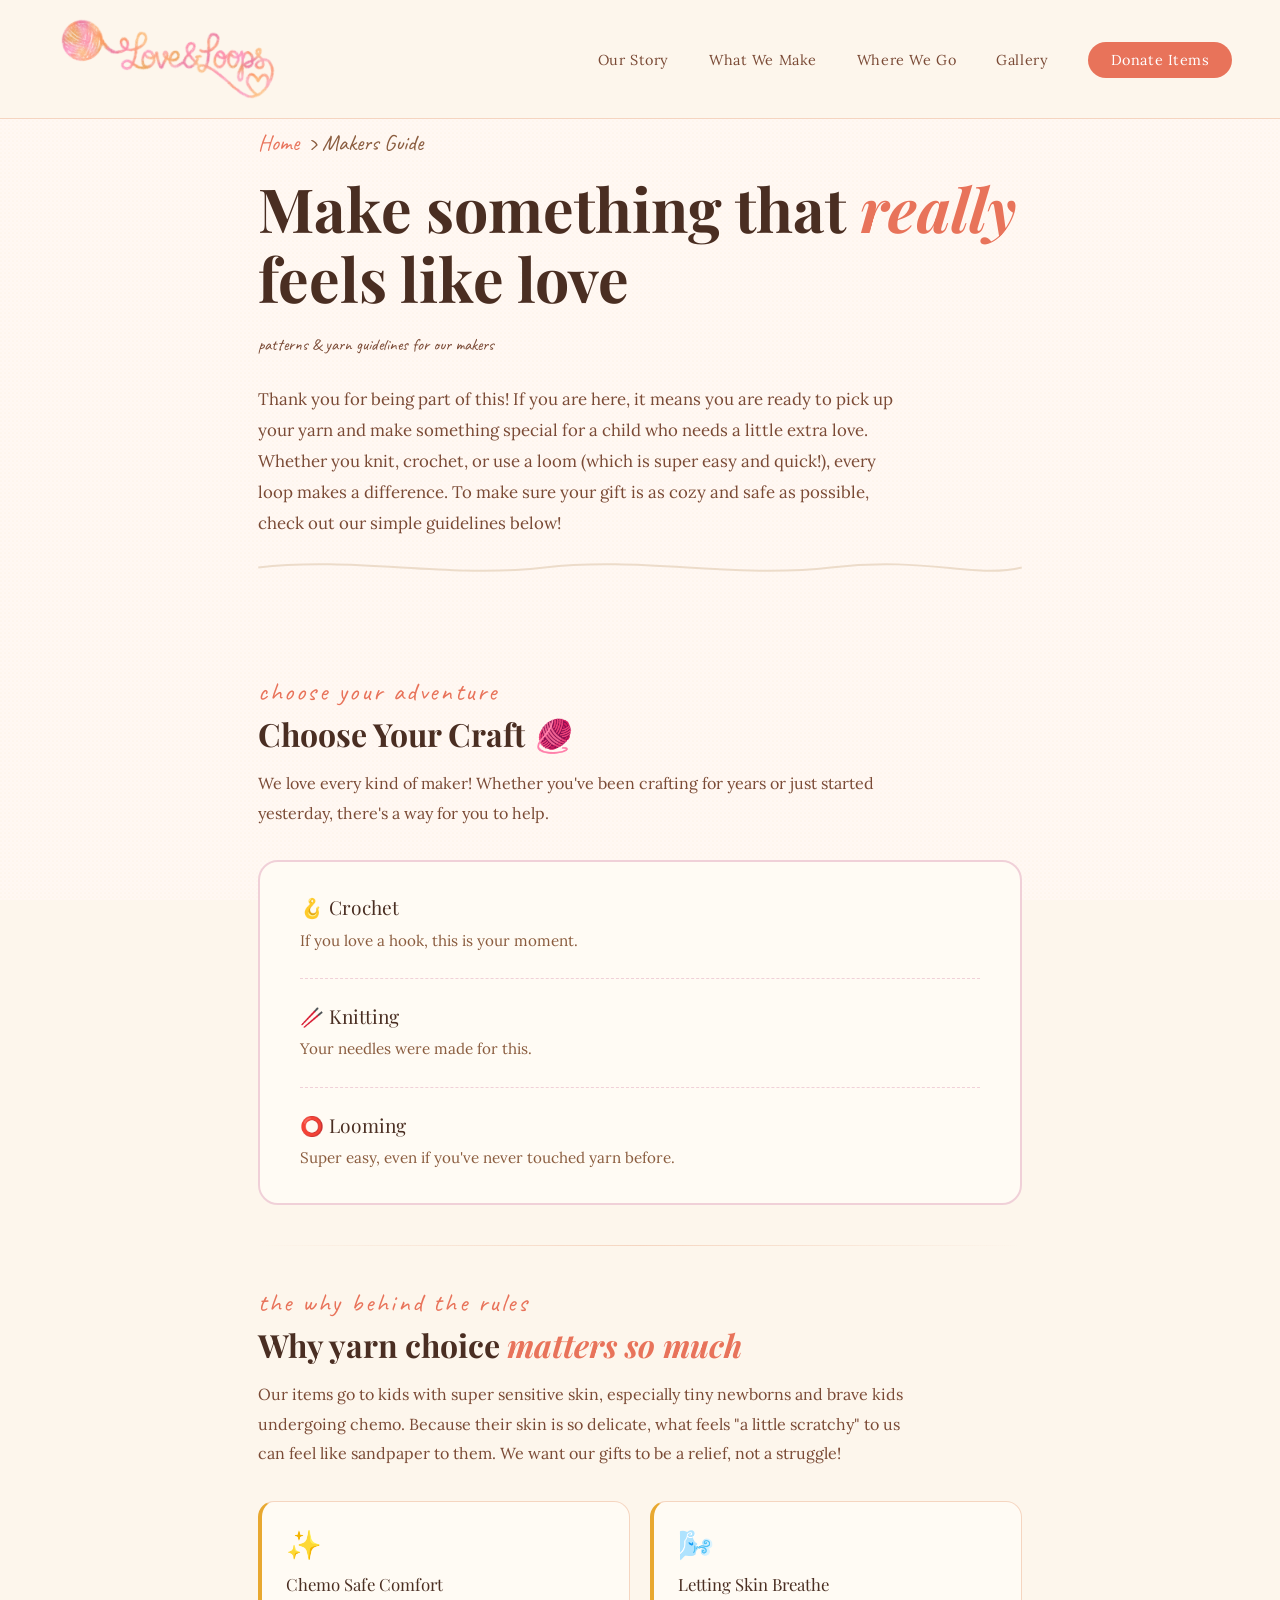
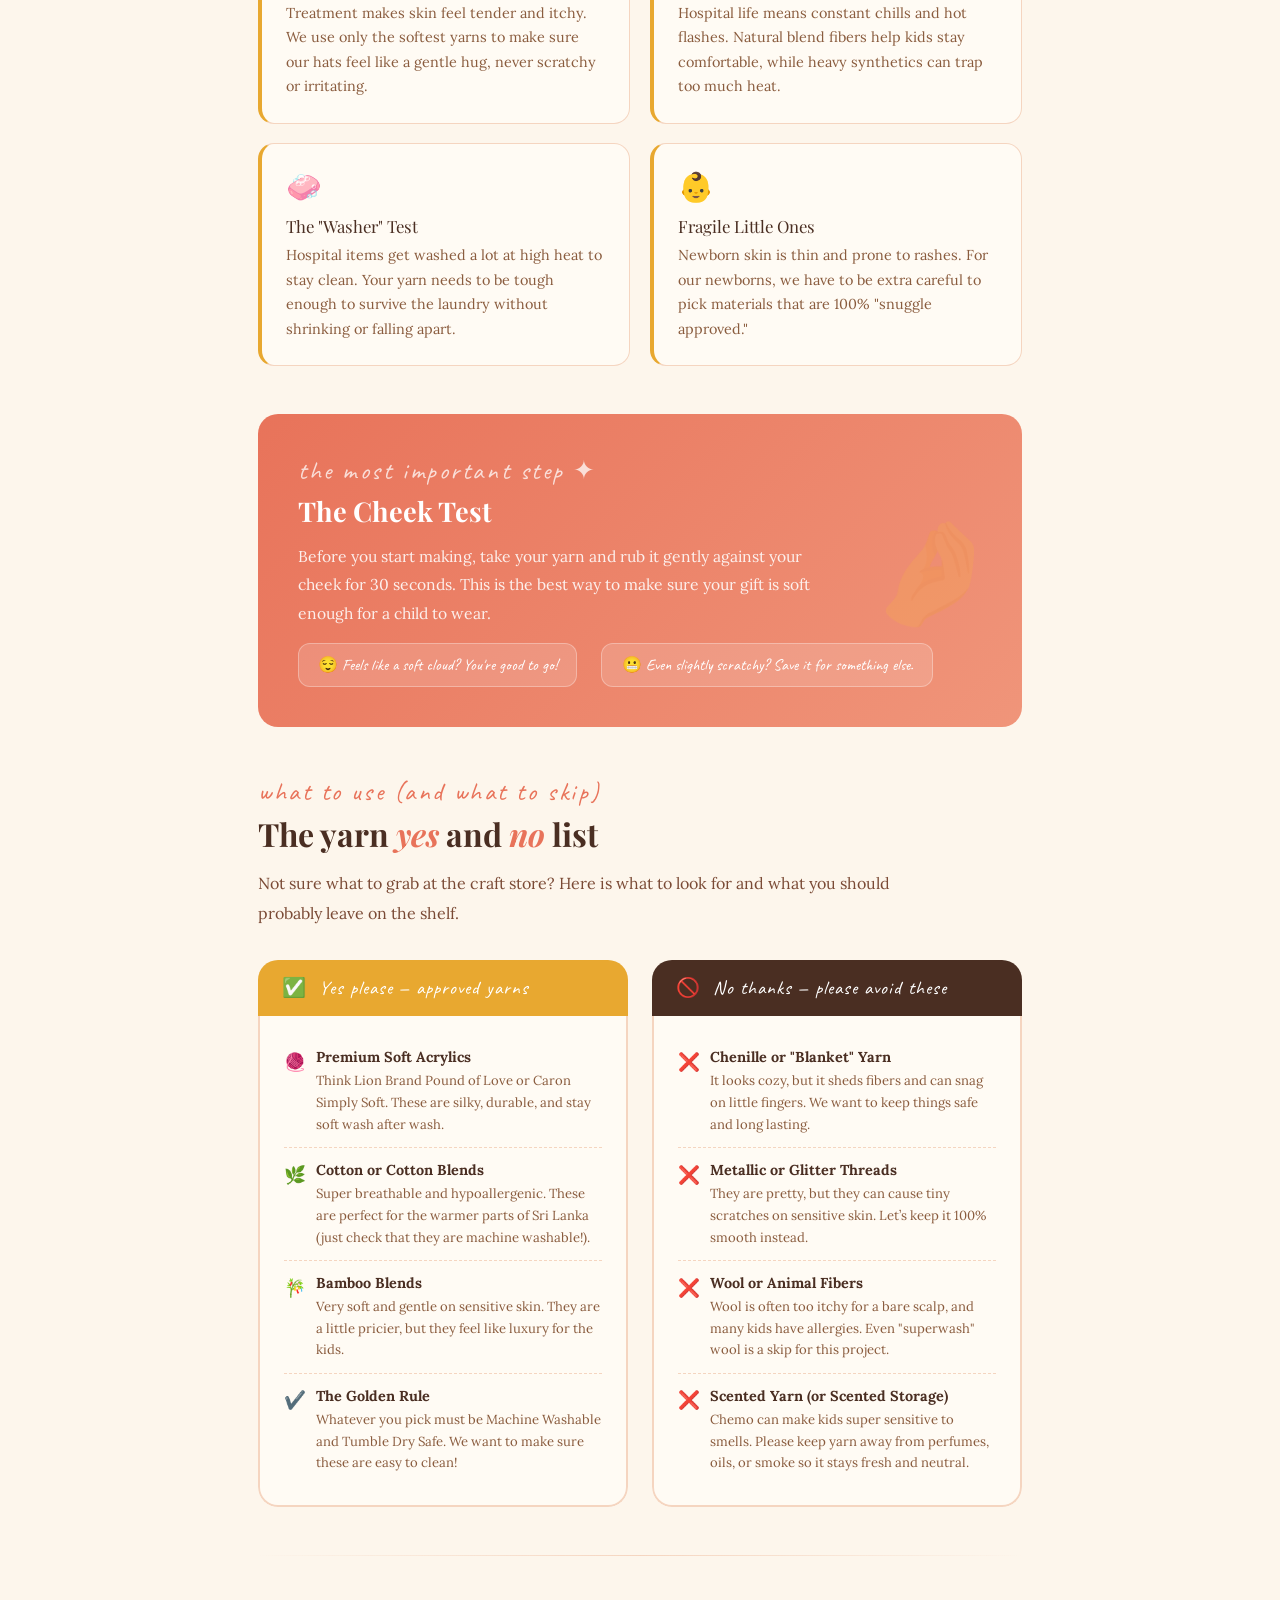
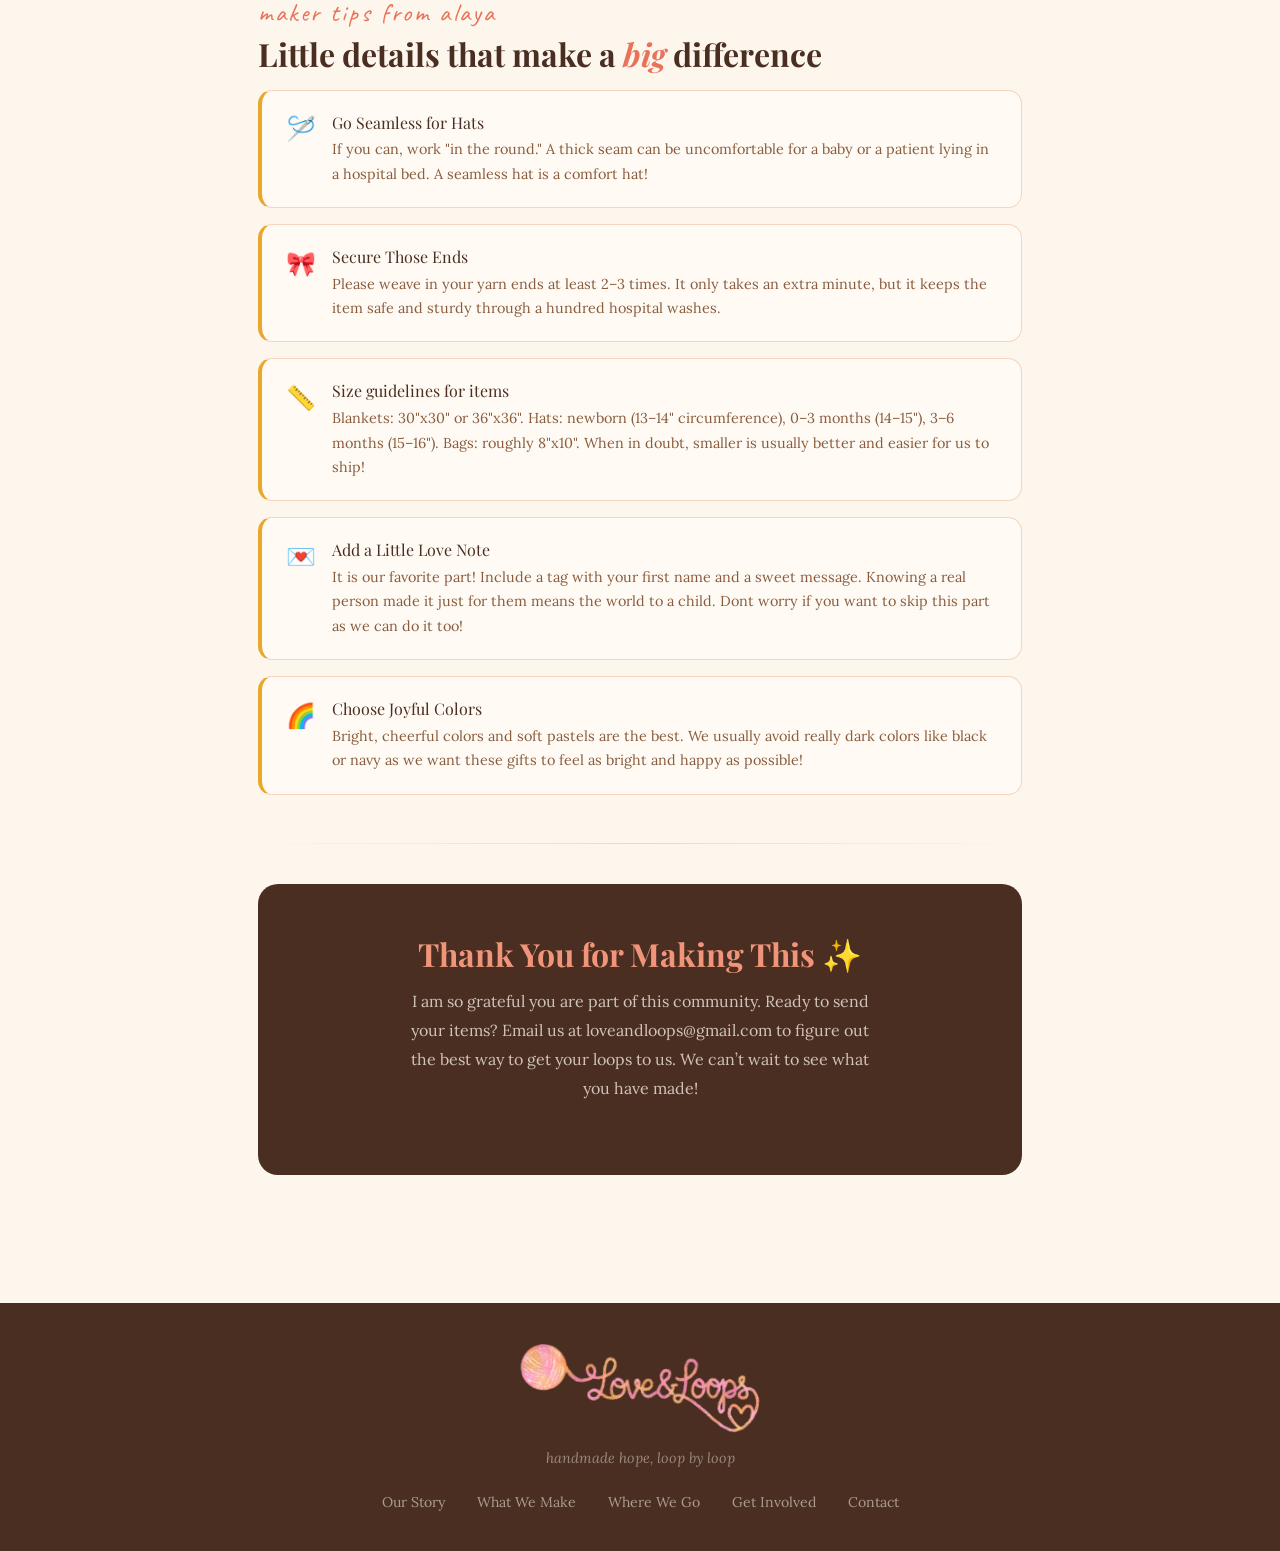
<file: patterns.html>
<!DOCTYPE html>
<html lang="en">
<head>
<meta charset="UTF-8">
<link rel="icon" type="image/svg+xml" href="favicon.svg">

<meta name="viewport" content="width=device-width, initial-scale=1.0">
<title>Makers Guide — Love and Loops</title>
<link rel="preconnect" href="https://fonts.googleapis.com">
<link href="https://fonts.googleapis.com/css2?family=Playfair+Display:ital,wght@0,400;0,700;1,400&family=Lora:ital,wght@0,400;0,500;1,400&family=Caveat:wght@500;700&display=swap" rel="stylesheet">
<style>
  :root {
    --cream: #fdf6ec;
    --warm-white: #fffbf4;
    --terracotta: #E8735A;
    --terracotta-light: #F0957A;
    --sage: #E8A830;
    --sage-light: #F0C060;
    --golden: #E8A830;
    --brown-dark: #4A2E22;
    --brown-mid: #7A4A35;
    --text: #3A1F12;
    --text-light: #8A5C3E;
  }

  * { margin: 0; padding: 0; box-sizing: border-box; }
  html { scroll-behavior: smooth; }

  body {
    font-family: 'Lora', Georgia, serif;
    background: var(--cream);
    color: var(--text);
    overflow-x: hidden;
  }

  body::before {
    content: '';
    position: fixed;
    inset: 0;
    background-image: url("data:image/svg+xml,%3Csvg xmlns='http://www.w3.org/2000/svg' width='4' height='4'%3E%3Crect width='4' height='4' fill='%23FFF8F3'/%3E%3Ccircle cx='1' cy='1' r='0.5' fill='%23E8A83022'/%3E%3Ccircle cx='3' cy='3' r='0.5' fill='%23E8735A11'/%3E%3C/svg%3E");
    pointer-events: none;
    z-index: 0;
  }

  /* NAV */
  nav {
    position: fixed;
    top: 0; left: 0; right: 0;
    z-index: 100;
    display: flex;
    align-items: center;
    justify-content: space-between;
    padding: 1.2rem 3rem;
    background: rgba(253,246,236,0.92);
    backdrop-filter: blur(8px);
    border-bottom: 1.5px solid #F5D5C0;
  }

  .nav-logo {
    font-family: 'Caveat', cursive;
    font-size: 1.7rem;
    font-weight: 700;
    color: var(--terracotta);
    text-decoration: none;
  }

  .nav-logo span { color: var(--sage); }

  .nav-links { display: flex; gap: 2.5rem; list-style: none; }

  .nav-links a {
    font-family: 'Lora', serif;
    font-size: 0.9rem;
    color: var(--brown-mid);
    text-decoration: none;
    letter-spacing: 0.04em;
    transition: color 0.2s;
  }

  .nav-links a:hover { color: var(--terracotta); }

  .nav-cta {
    background: var(--terracotta);
    color: white !important;
    padding: 0.55rem 1.4rem;
    border-radius: 50px;
  }

  /* PAGE HERO */
  .page-hero {
    padding: 8rem 3rem 4rem;
    max-width: 860px;
    margin: 0 auto;
    position: relative;
  }

  .breadcrumb {
    font-family: 'Caveat', cursive;
    font-size: 1.4rem;
    color: var(--text-light);
    margin-bottom: 1rem;
    display: flex;
    align-items: center;
    gap: 0.5rem;
  }

  .breadcrumb a { color: var(--terracotta); text-decoration: none; }
  .breadcrumb a:hover { text-decoration: underline; }

  .page-hero h1 {
    font-family: 'Playfair Display', serif;
    font-size: clamp(2.4rem, 5vw, 3.8rem);
    line-height: 1.15;
    color: var(--brown-dark);
    margin-bottom: 1rem;
  }

  .page-hero h1 em { font-style: italic; color: var(--terracotta); }

  .page-hero-sub {
    font-family: 'Caveat', cursive;
    font-size: 1.8rem;
    color: var(--sage);
    margin-bottom: 1.5rem;
  }

  .page-hero p {
    font-size: 1.05rem;
    line-height: 1.85;
    color: var(--brown-mid);
    max-width: 640px;
  }

  /* SQUIGGLE DIVIDER */
  .squiggle {
    width: 100%;
    height: 24px;
    background: url("data:image/svg+xml,%3Csvg xmlns='http://www.w3.org/2000/svg' viewBox='0 0 800 24'%3E%3Cpath d='M0,12 C100,0 200,24 300,12 C400,0 500,24 600,12 C700,0 750,24 800,12' fill='none' stroke='%23e8d5c0' stroke-width='2'/%3E%3C/svg%3E") repeat-x center;
    margin: 1rem 0 2rem;
    opacity: 0.8;
  }

  /* MAIN CONTENT */
  .content {
    max-width: 860px;
    margin: 0 auto;
    padding: 0 3rem 6rem;
    position: relative;
    z-index: 1;
  }

  /* ALAYA NOTE CARD */
  .alaya-note {
    background: var(--warm-white);
    border: 2px solid #F5D5C0;
    border-radius: 20px;
    padding: 2.2rem 2.5rem;
    margin-bottom: 3rem;
    position: relative;
    box-shadow: 6px 6px 0 var(--terracotta), 10px 10px 0 rgba(232,115,90,0.12);
  }

  .alaya-note-label {
    font-family: 'Caveat', cursive;
    font-size: 1.6rem;
    color: var(--terracotta);
    letter-spacing: 0.08em;
    margin-bottom: 0.6rem;
  }

  .alaya-note p {
    font-family: 'Playfair Display', serif;
    font-size: 1.15rem;
    font-style: italic;
    line-height: 1.75;
    color: var(--brown-dark);
  }

  .alaya-note-sig {
    font-family: 'Caveat', cursive;
    font-size: 1.05rem;
    color: var(--text-light);
    margin-top: 1rem;
  }

  .note-tag {
    position: absolute;
    top: -16px;
    right: 28px;
    background: var(--sage);
    color: white;
    font-family: 'Caveat', cursive;
    font-size: 0.9rem;
    padding: 0.35rem 1rem;
    border-radius: 50px;
    transform: rotate(-2deg);
  }

  /* SECTION TITLES */
  .section-label {
    font-family: 'Caveat', cursive;
    font-size: 1.6rem;
    color: var(--terracotta);
    letter-spacing: 0.1em;
    display: block;
    margin-bottom: 0.4rem;
  }

  .section-title {
    font-family: 'Playfair Display', serif;
    font-size: 2rem;
    color: var(--brown-dark);
    margin-bottom: 1rem;
    line-height: 1.2;
  }

  .section-title em { font-style: italic; color: var(--terracotta); }

  .section-intro {
    font-size: 1rem;
    line-height: 1.85;
    color: var(--brown-mid);
    margin-bottom: 2rem;
    max-width: 660px;
  }

  /* WHY IT MATTERS - reason cards */
  .reasons-grid {
    display: grid;
    grid-template-columns: 1fr 1fr;
    gap: 1.2rem;
    margin-bottom: 3rem;
  }

  .reason-card {
    background: var(--warm-white);
    border: 1.5px solid #F5D5C0;
    border-radius: 16px;
    padding: 1.5rem;
    border-left: 4px solid var(--sage);
  }

  .reason-icon { font-size: 1.8rem; margin-bottom: 0.6rem; display: block; }

  .reason-title {
    font-family: 'Playfair Display', serif;
    font-size: 1.05rem;
    color: var(--brown-dark);
    margin-bottom: 0.4rem;
  }

  .reason-text {
    font-size: 0.9rem;
    line-height: 1.7;
    color: var(--text-light);
  }

  /* THE CHEEK TEST */
  .cheek-test {
    background: linear-gradient(135deg, var(--terracotta) 0%, var(--terracotta-light) 100%);
    border-radius: 20px;
    padding: 2.5rem;
    margin-bottom: 3rem;
    position: relative;
    overflow: hidden;
  }

  .cheek-test::before {
    content: '🤌';
    position: absolute;
    right: 2rem;
    top: 50%;
    transform: translateY(-50%);
    font-size: 6rem;
    opacity: 0.15;
  }

  .cheek-test-label {
    font-family: 'Caveat', cursive;
    font-size: 1.6rem;
    color: rgba(255,255,255,0.75);
    letter-spacing: 0.1em;
    margin-bottom: 0.4rem;
  }

  .cheek-test h3 {
    font-family: 'Playfair Display', serif;
    font-size: 1.7rem;
    color: white;
    margin-bottom: 0.8rem;
  }

  .cheek-test p {
    font-size: 0.98rem;
    line-height: 1.8;
    color: rgba(255,255,255,0.88);
    max-width: 520px;
  }

  .cheek-test .result {
    margin-top: 1rem;
    display: flex;
    gap: 1.5rem;
    flex-wrap: wrap;
  }

  .cheek-result {
    background: rgba(255,255,255,0.15);
    border: 1.5px solid rgba(255,255,255,0.3);
    border-radius: 12px;
    padding: 0.7rem 1.2rem;
    font-family: 'Caveat', cursive;
    font-size: 1rem;
    color: white;
  }

  /* YES / NO COLUMNS */
  .yes-no {
    display: grid;
    grid-template-columns: 1fr 1fr;
    gap: 1.5rem;
    margin-bottom: 3rem;
  }

  .yes-col, .no-col {
    border-radius: 20px;
    overflow: hidden;
  }

  .col-header {
    padding: 1rem 1.5rem;
    font-family: 'Caveat', cursive;
    font-size: 1.2rem;
    letter-spacing: 0.05em;
  }

  .yes-col .col-header { background: var(--sage); color: white; }
  .no-col .col-header { background: var(--brown-dark); color: white; }

  .col-body {
    border: 2px solid #F5D5C0;
    border-top: none;
    border-radius: 0 0 20px 20px;
    padding: 1.2rem 1.5rem;
    background: var(--warm-white);
  }

  .yarn-item {
    padding: 0.8rem 0;
    border-bottom: 1px dashed #F5D5C0;
    display: flex;
    align-items: flex-start;
    gap: 0.6rem;
  }

  .yarn-item:last-child { border-bottom: none; }

  .yarn-icon { font-size: 1.1rem; flex-shrink: 0; margin-top: 0.1rem; }

  .yarn-name {
    font-family: 'Lora', serif;
    font-size: 0.9rem;
    color: var(--brown-dark);
    font-weight: bold;
    display: block;
    margin-bottom: 0.2rem;
  }

  .yarn-why {
    font-size: 0.82rem;
    color: var(--text-light);
    line-height: 1.5;
  }

  /* PRO TIPS */
  .tips-stack {
    display: flex;
    flex-direction: column;
    gap: 1rem;
    margin-bottom: 3rem;
  }

  .tip-card {
    background: var(--warm-white);
    border: 1.5px solid #F5D5C0;
    border-left: 4px solid var(--golden);
    border-radius: 14px;
    padding: 1.3rem 1.5rem;
    display: flex;
    gap: 1rem;
    align-items: flex-start;
  }

  .tip-icon { font-size: 1.5rem; flex-shrink: 0; margin-top: 0.1rem; }

  .tip-title {
    font-family: 'Playfair Display', serif;
    font-size: 1rem;
    color: var(--brown-dark);
    margin-bottom: 0.3rem;
  }

  .tip-text {
    font-size: 0.9rem;
    line-height: 1.7;
    color: var(--text-light);
  }

  /* THANK YOU BANNER */
  .thankyou {
    background: var(--brown-dark);
    border-radius: 20px;
    padding: 3rem;
    text-align: center;
    margin-bottom: 2rem;
  }

  .thankyou-emoji { font-size: 3rem; display: block; margin-bottom: 1rem; }

  .thankyou h3 {
    font-family: 'Playfair Display', serif;
    font-size: 2rem;
    color: var(--terracotta-light);
    margin-bottom: 0.8rem;
  }

  .thankyou p {
    font-size: 1rem;
    line-height: 1.8;
    color: rgba(253,246,236,0.75);
    max-width: 480px;
    margin: 0 auto 1.5rem;
  }

  .btn-primary {
    background: var(--terracotta);
    color: white;
    padding: 0.85rem 2rem;
    border-radius: 50px;
    text-decoration: none;
    font-family: 'Lora', serif;
    font-size: 0.95rem;
    transition: transform 0.2s, background 0.2s;
    box-shadow: 0 4px 20px rgba(232,115,90,0.4);
    display: inline-block;
  }

  .btn-primary:hover { transform: translateY(-2px); background: var(--terracotta-light); }

  /* FOOTER */
  footer {
    background: var(--brown-dark);
    color: var(--cream);
    padding: 2.5rem 3rem;
    text-align: center;
  }

  .footer-logo { font-family: 'Caveat', cursive; font-size: 1.8rem; color: var(--terracotta-light); margin-bottom: 0.4rem; }
  .footer-tagline { font-family: 'Lora', serif; font-style: italic; color: rgba(253,246,236,0.45); font-size: 0.9rem; margin-bottom: 1.5rem; }
  .footer-links { display: flex; gap: 2rem; justify-content: center; list-style: none; flex-wrap: wrap; }
  .footer-links a { color: rgba(253,246,236,0.55); text-decoration: none; font-size: 0.88rem; transition: color 0.2s; }
  .footer-links a:hover { color: var(--terracotta-light); }

  /* DIVIDER */
  .section-divider {
    height: 1px;
    background: linear-gradient(90deg, transparent, #F5D5C0, transparent);
    margin: 2.5rem 0;
  }

  @keyframes fadeUp {
    from { opacity: 0; transform: translateY(20px); }
    to { opacity: 1; transform: translateY(0); }
  }

  .fade-in { animation: fadeUp 0.7s ease both; }

  @media (max-width: 768px) {
    nav { padding: 1rem 1.5rem; }
    .nav-links { display: none; }
    .page-hero, .content { padding-left: 1.5rem; padding-right: 1.5rem; }
    .reasons-grid, .yes-no { grid-template-columns: 1fr; }
    .page-hero { padding-top: 6rem; }
  }
</style>
</head>
<body>

<!-- NAV -->
<nav>
  <a href="index.html" style="display:flex;align-items:center;"><img src="logo.png?v=1777432866" alt="Love and Loops" style="height:80px;width:auto;"></a>
  <ul class="nav-links">
    <li><a href="index.html#about">Our Story</a></li>
    <li><a href="index.html#items">What We Make</a></li>
    <li><a href="index.html#map">Where We Go</a></li>
    <li><a href="index.html#instagram">Gallery</a></li>
    <li><a href="index.html#help" class="nav-cta">Donate Items</a></li>
  </ul>
</nav>

<!-- HERO -->
<div class="page-hero fade-in">
  <div class="breadcrumb">
    <a href="index.html">Home</a> › Makers Guide
  </div>
  <h1>Make something that <em>really</em> feels like love</h1>
  <p class="page-hero-sub">patterns & yarn guidelines for our makers</p>
  <p>Thank you for being part of this! If you are here, it means you are ready to pick up your yarn and make something special for a child who needs a little extra love. Whether you knit, crochet, or use a loom (which is super easy and quick!), every loop makes a difference. To make sure your gift is as cozy and safe as possible, check out our simple guidelines below!</p>
  <div class="squiggle"></div>
</div>

<!-- CONTENT -->
<div class="content">

 <!-- CHOOSE YOUR CRAFT -->
<span class="section-label">choose your adventure</span>
<h2 class="section-title">Choose Your Craft <em>🧶</em></h2>
<p class="section-intro">We love every kind of maker! Whether you've been crafting for years or just started yesterday, there's a way for you to help.</p>

<div style="background:var(--warm-white); border:2px solid #F0D0D8; border-radius:20px; padding:2rem 2.5rem; margin-bottom:2rem;">
  <div style="margin-bottom:1.5rem; padding-bottom:1.5rem; border-bottom:1px dashed #F0D0D8;">
    <p style="font-family:'Playfair Display',serif; font-size:1.2rem; color:var(--brown-dark); margin-bottom:0.4rem;">🪝 Crochet</p>
    <p style="font-size:0.95rem; line-height:1.8; color:var(--text-light);">If you love a hook, this is your moment.</p>
  </div>
  <div style="margin-bottom:1.5rem; padding-bottom:1.5rem; border-bottom:1px dashed #F0D0D8;">
    <p style="font-family:'Playfair Display',serif; font-size:1.2rem; color:var(--brown-dark); margin-bottom:0.4rem;">🥢 Knitting</p>
    <p style="font-size:0.95rem; line-height:1.8; color:var(--text-light);">Your needles were made for this.</p>
  </div>
  <div>
    <p style="font-family:'Playfair Display',serif; font-size:1.2rem; color:var(--brown-dark); margin-bottom:0.4rem;">⭕ Looming</p>
    <p style="font-size:0.95rem; line-height:1.8; color:var(--text-light);">Super easy, even if you've never touched yarn before.</p>
  </div>
</div>

<div class="section-divider"></div>

  <!-- WHY IT MATTERS -->
  <span class="section-label">the why behind the rules</span>
  <h2 class="section-title">Why yarn choice <em>matters so much</em></h2>
  <p class="section-intro">Our items go to kids with super sensitive skin, especially tiny newborns and brave kids undergoing chemo. Because their skin is so delicate, what feels "a little scratchy" to us can feel like sandpaper to them. We want our gifts to be a relief, not a struggle!</p>

  <div class="reasons-grid">
    <div class="reason-card">
      <span class="reason-icon">✨</span>
      <div class="reason-title">Chemo Safe Comfort</div>
      <p class="reason-text">Treatment makes skin feel tender and itchy. We use only the softest yarns to make sure our hats feel like a gentle hug, never scratchy or irritating.</p>
    </div>
    <div class="reason-card">
      <span class="reason-icon">🌬️</span>
      <div class="reason-title">Letting Skin Breathe</div>
      <p class="reason-text">Hospital life means constant chills and hot flashes. Natural blend fibers help kids stay comfortable, while heavy synthetics can trap too much heat.</p>
    </div>
    <div class="reason-card">
      <span class="reason-icon">🧼</span>
      <div class="reason-title">The "Washer" Test</div>
      <p class="reason-text">Hospital items get washed a lot at high heat to stay clean. Your yarn needs to be tough enough to survive the laundry without shrinking or falling apart.</p>
    </div>
    <div class="reason-card">
      <span class="reason-icon">👶</span>
      <div class="reason-title">Fragile Little Ones</div>
      <p class="reason-text">Newborn skin is thin and prone to rashes. For our newborns, we have to be extra careful to pick materials that are 100% "snuggle approved."</p>
    </div>
  </div>

  <!-- THE CHEEK TEST -->
  <div class="cheek-test">
    <div class="cheek-test-label">the most important step ✦</div>
    <h3>The Cheek Test</h3>
    <p>Before you start making, take your yarn and rub it gently against your cheek for 30 seconds. This is the best way to make sure your gift is soft enough for a child to wear.</p>
    <div class="result">
      <div class="cheek-result">😌 Feels like a soft cloud? You're good to go!</div>
      <div class="cheek-result">😬 Even slightly scratchy? Save it for something else.</div>
    </div>
  </div>

  <!-- YES / NO YARN -->
  <span class="section-label">what to use (and what to skip)</span>
  <h2 class="section-title">The yarn <em>yes</em> and <em>no</em> list</h2>
  <p class="section-intro">Not sure what to grab at the craft store? Here is what to look for and what you should probably leave on the shelf.</p>

  <div class="yes-no">
    <div class="yes-col">
      <div class="col-header">✅ &nbsp;Yes please — approved yarns</div>
      <div class="col-body">
        <div class="yarn-item">
          <span class="yarn-icon">🧶</span>
          <div>
            <span class="yarn-name">Premium Soft Acrylics</span>
            <span class="yarn-why">Think Lion Brand Pound of Love or Caron Simply Soft. These are silky, durable, and stay soft wash after wash.</span>
          </div>
        </div>
        <div class="yarn-item">
          <span class="yarn-icon">🌿</span>
          <div>
            <span class="yarn-name">Cotton or Cotton Blends</span>
            <span class="yarn-why">Super breathable and hypoallergenic. These are perfect for the warmer parts of Sri Lanka (just check that they are machine washable!).</span>
          </div>
        </div>
        <div class="yarn-item">
          <span class="yarn-icon">🎋</span>
          <div>
            <span class="yarn-name">Bamboo Blends</span>
            <span class="yarn-why">Very soft and gentle on sensitive skin. They are a little pricier, but they feel like luxury for the kids.</span>
          </div>
        </div>
        <div class="yarn-item">
          <span class="yarn-icon">✔️</span>
          <div>
            <span class="yarn-name">The Golden Rule</span>
            <span class="yarn-why">Whatever you pick must be Machine Washable and Tumble Dry Safe. We want to make sure these are easy to clean!</span>
          </div>
        </div>
      </div>
    </div>

    <div class="no-col">
      <div class="col-header">🚫 &nbsp;No thanks — please avoid these</div>
      <div class="col-body">
        <div class="yarn-item">
          <span class="yarn-icon">❌</span>
          <div>
            <span class="yarn-name">Chenille or "Blanket" Yarn</span>
            <span class="yarn-why">It looks cozy, but it sheds fibers and can snag on little fingers. We want to keep things safe and long lasting.</span>
          </div>
        </div>
        <div class="yarn-item">
          <span class="yarn-icon">❌</span>
          <div>
            <span class="yarn-name">Metallic or Glitter Threads</span>
            <span class="yarn-why">They are pretty, but they can cause tiny scratches on sensitive skin. Let’s keep it 100% smooth instead.</span>
          </div>
        </div>
        <div class="yarn-item">
          <span class="yarn-icon">❌</span>
          <div>
            <span class="yarn-name">Wool or Animal Fibers</span>
            <span class="yarn-why">Wool is often too itchy for a bare scalp, and many kids have allergies. Even "superwash" wool is a skip for this project.</span>
          </div>
        </div>
        <div class="yarn-item">
          <span class="yarn-icon">❌</span>
          <div>
            <span class="yarn-name">Scented Yarn (or Scented Storage)</span>
            <span class="yarn-why">Chemo can make kids super sensitive to smells. Please keep yarn away from perfumes, oils, or smoke so it stays fresh and neutral.</span>
          </div>
        </div>
      </div>
    </div>
  </div>

  <div class="section-divider"></div>

  <!-- PRO TIPS -->
  <span class="section-label">maker tips from alaya</span>
  <h2 class="section-title">Little details that make a <em>big</em> difference</h2>

  <div class="tips-stack">
    <div class="tip-card">
      <span class="tip-icon">🪡</span>
      <div>
        <div class="tip-title">Go Seamless for Hats</div>
        <p class="tip-text">If you can, work "in the round." A thick seam can be uncomfortable for a baby or a patient lying in a hospital bed. A seamless hat is a comfort hat!</p>
      </div>
    </div>
    <div class="tip-card">
      <span class="tip-icon">🎀</span>
      <div>
        <div class="tip-title">Secure Those Ends</div>
        <p class="tip-text">Please weave in your yarn ends at least 2–3 times. It only takes an extra minute, but it keeps the item safe and sturdy through a hundred hospital washes.</p>
      </div>
    </div>
    <div class="tip-card">
      <span class="tip-icon">📏</span>
      <div>
        <div class="tip-title">Size guidelines for items</div>
        <p class="tip-text">Blankets: 30"x30" or 36"x36". Hats: newborn (13–14" circumference), 0–3 months (14–15"), 3–6 months (15–16"). Bags: roughly 8"x10". When in doubt, smaller is usually better and easier for us to ship!</p>
      </div>
    </div>
    <div class="tip-card">
      <span class="tip-icon">💌</span>
      <div>
        <div class="tip-title">Add a Little Love Note</div>
        <p class="tip-text">It is our favorite part! Include a tag with your first name and a sweet message. Knowing a real person made it just for them means the world to a child. Dont worry if you want to skip this part as we can do it too!</p>
      </div>
    </div>
    <div class="tip-card">
      <span class="tip-icon">🌈</span>
      <div>
        <div class="tip-title">Choose Joyful Colors</div>
        <p class="tip-text">Bright, cheerful colors and soft pastels are the best. We usually avoid really dark colors like black or navy as we want these gifts to feel as bright and happy as possible!</p>
      </div>
    </div>
  </div>

  <div class="section-divider"></div>

  <!-- THANK YOU -->
  <div class="thankyou">
    <h3>Thank You for Making This ✨</h3>
    <p>I am so grateful you are part of this community. Ready to send your items? Email us at loveandloops@gmail.com to figure out the best way to get your loops to us. We can’t wait to see what you have made!</p>
  </div>

</div>

<!-- FOOTER -->
<footer>
  <div style="margin-bottom:0.8rem;"><img src="logo.png?v=1777432866" alt="Love and Loops" style="height:90px;width:auto;"></div>
  <p class="footer-tagline">handmade hope, loop by loop</p>
  <ul class="footer-links">
    <li><a href="index.html#about">Our Story</a></li>
    <li><a href="index.html#items">What We Make</a></li>
    <li><a href="index.html#map">Where We Go</a></li>
    <li><a href="index.html#help">Get Involved</a></li>
    <li><a href="mailto:hello@loveandloops.org">Contact</a></li>
  </ul>
</footer>

<script>
  // Fade in sections on scroll
  const observer = new IntersectionObserver((entries) => {
    entries.forEach(e => {
      if (e.isIntersecting) {
        e.target.style.opacity = '1';
        e.target.style.transform = 'translateY(0)';
      }
    });
  }, { threshold: 0.1 });

  document.querySelectorAll('.reason-card, .tip-card, .yarn-item').forEach(el => {
    el.style.opacity = '0';
    el.style.transform = 'translateY(16px)';
    el.style.transition = 'opacity 0.5s ease, transform 0.5s ease';
    observer.observe(el);
  });

  // Smooth scroll
  document.querySelectorAll('a[href^="#"]').forEach(a => {
    a.addEventListener('click', e => {
      const target = document.querySelector(a.getAttribute('href'));
      if (target) { e.preventDefault(); target.scrollIntoView({ behavior: 'smooth' }); }
    });
  });
</script>
</body>
</html>
</file>
